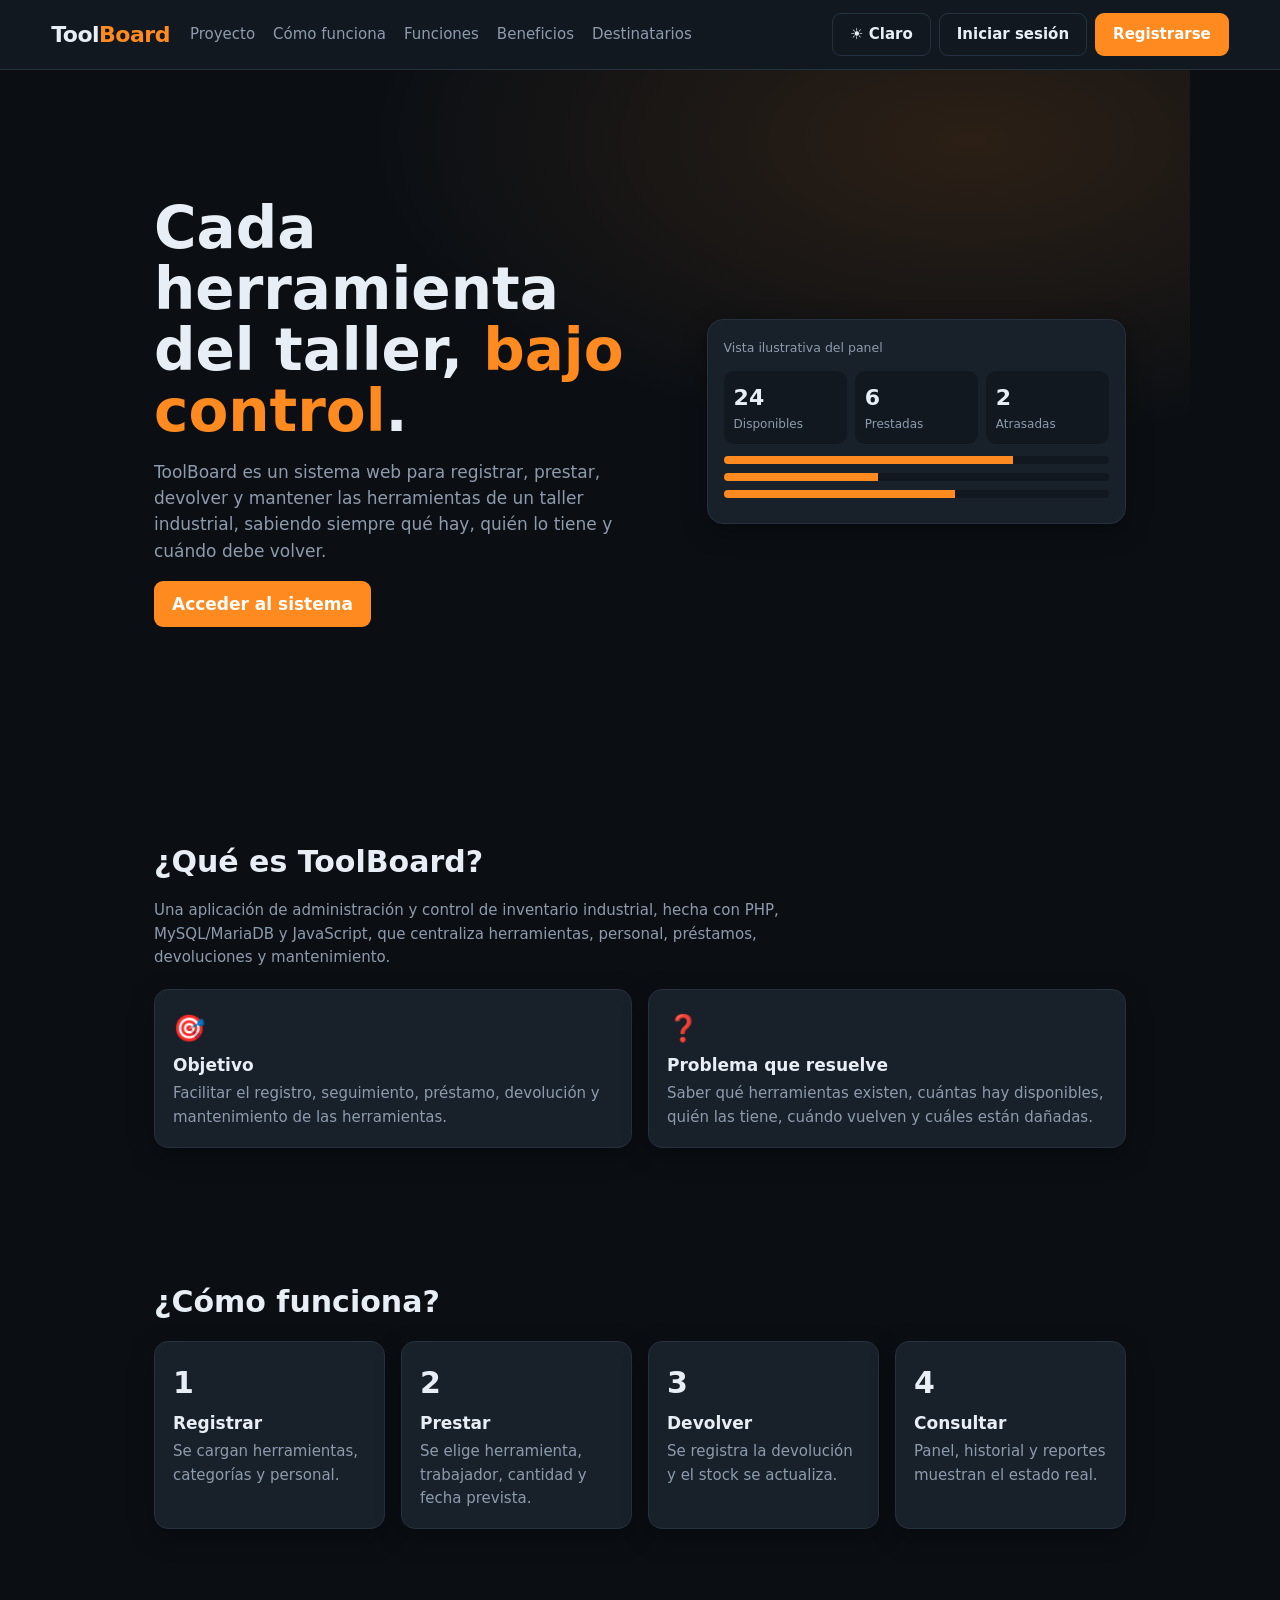
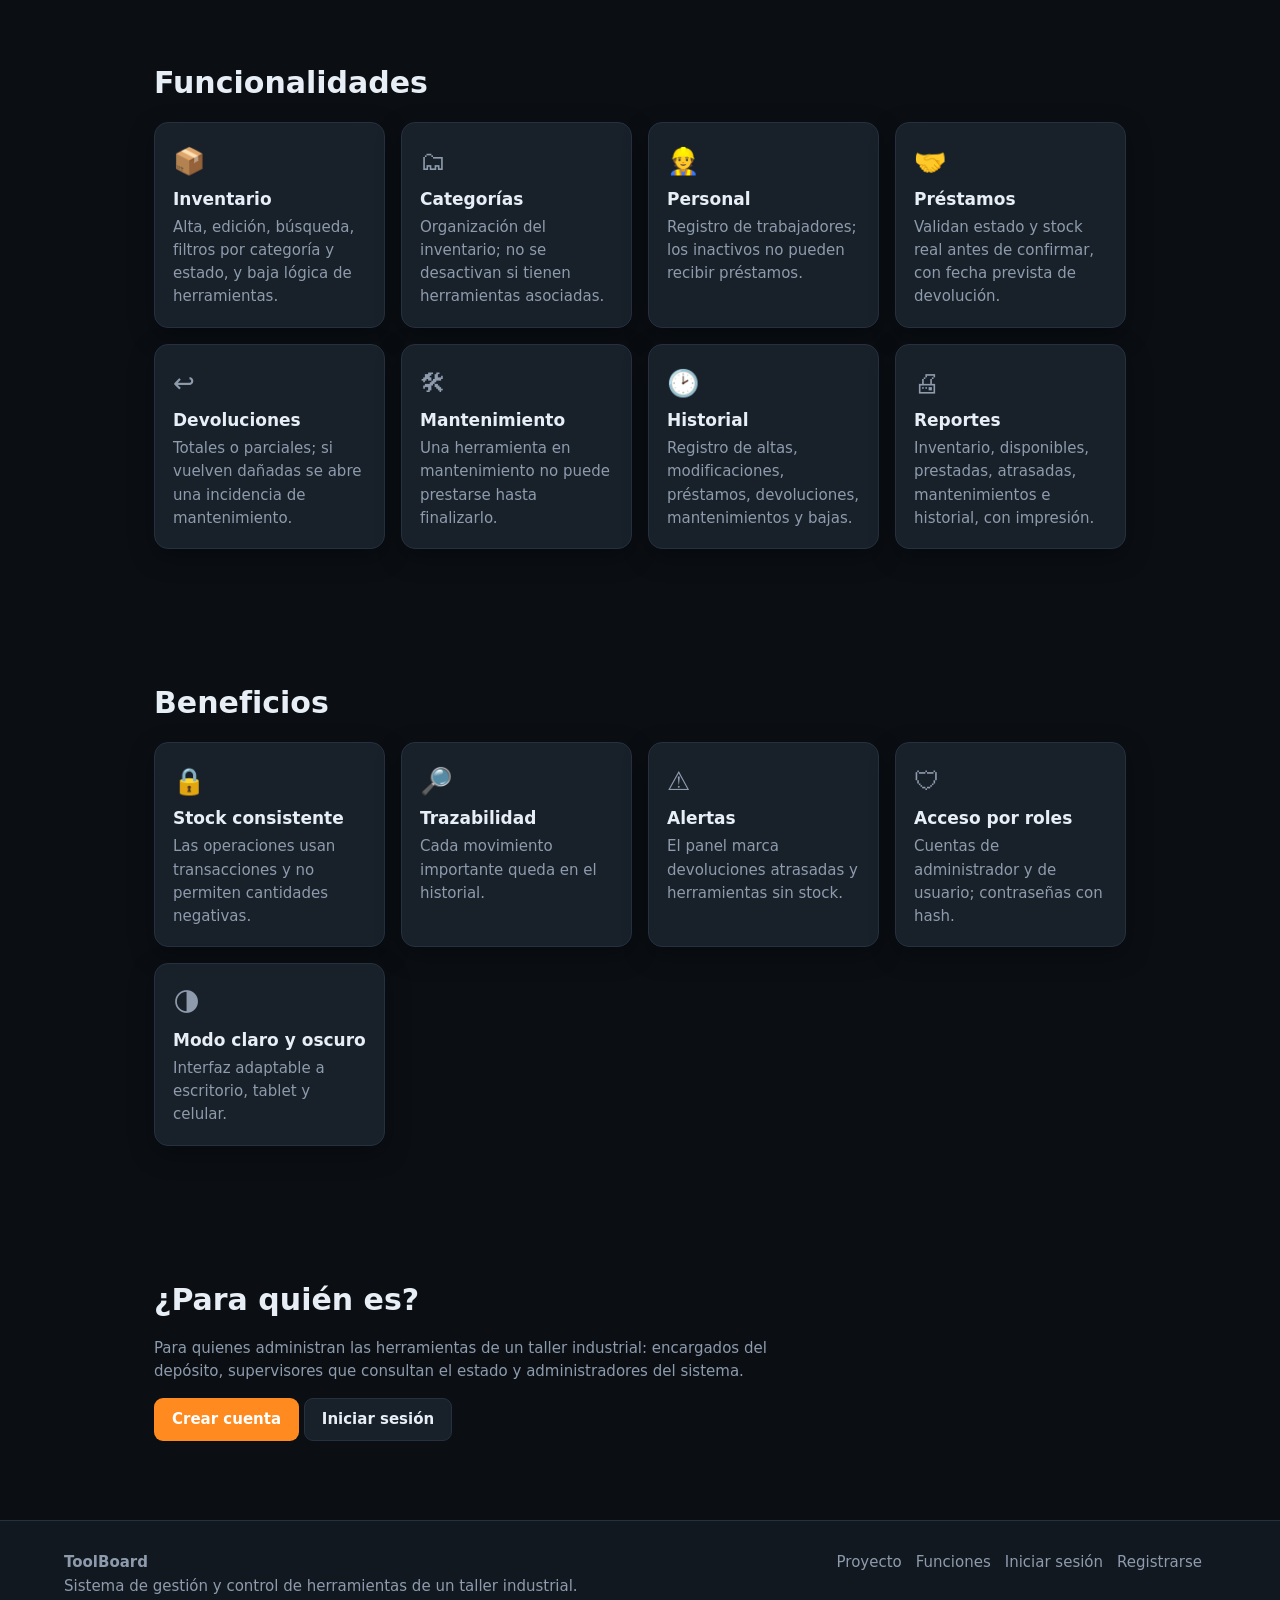
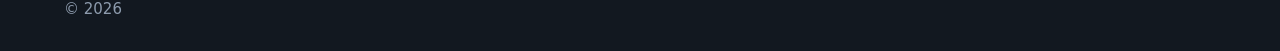
<file: index.html>
<!DOCTYPE html><html lang="es"><head><meta charset="utf-8"><meta name="viewport" content="width=device-width,initial-scale=1">
<title>Control de herramientas industriales · ToolBoard</title>
<link rel="icon" href="data:image/svg+xml,%3Csvg xmlns='http://www.w3.org/2000/svg' viewBox='0 0 32 32'%3E%3Crect width='32' height='32' rx='7' fill='%23ff8a1f'/%3E%3C/svg%3E">
<script>try{document.documentElement.dataset.theme=localStorage.getItem('tb-theme')||'dark'}catch(e){document.documentElement.dataset.theme='dark'}</script>
<link rel="stylesheet" href="style.css"><link rel="stylesheet" href="responsive.css"></head><body>
<header class="nav"><a class="brand" href="index.html">Tool<span>Board</span></a>
<nav class="links"><a href="#que-es">Proyecto</a><a href="#como-funciona">Cómo funciona</a><a href="#funciones">Funciones</a><a href="#beneficios">Beneficios</a><a href="#destinatarios">Destinatarios</a></nav>
<div class="acts"><button class="btn g" data-theme-toggle type="button"></button>
<a class="btn g" href="login.html">Iniciar sesión</a><a class="btn" href="registro.html">Registrarse</a></div></header>
<section class="sec hero"><div><h1>Cada herramienta del taller, <span>bajo control</span>.</h1>
<p>ToolBoard es un sistema web para registrar, prestar, devolver y mantener las herramientas de un taller industrial, sabiendo siempre qué hay, quién lo tiene y cuándo debe volver.</p>
<p><a class="btn" href="login.html">Acceder al sistema</a></p></div>
<div class="mock" aria-hidden="true"><small>Vista ilustrativa del panel</small><div class="mc"><div><b>24</b>Disponibles</div><div><b>6</b>Prestadas</div><div><b>2</b>Atrasadas</div></div>
<div class="bar"><i style="width:75%"></i></div><div class="bar"><i style="width:40%"></i></div><div class="bar"><i style="width:60%"></i></div></div></section>
<section class="sec" id="que-es"><h2>¿Qué es ToolBoard?</h2><p>Una aplicación de administración y control de inventario industrial, hecha con PHP, MySQL/MariaDB y JavaScript, que centraliza herramientas, personal, préstamos, devoluciones y mantenimiento.</p>
<div class="grid3"><div class="card"><div class="ico">🎯</div><h3>Objetivo</h3>Facilitar el registro, seguimiento, préstamo, devolución y mantenimiento de las herramientas.</div>
<div class="card"><div class="ico">❓</div><h3>Problema que resuelve</h3>Saber qué herramientas existen, cuántas hay disponibles, quién las tiene, cuándo vuelven y cuáles están dañadas.</div></div></section>
<section class="sec" id="como-funciona"><h2>¿Cómo funciona?</h2><div class="grid3">
<div class="card step"><b>1</b><h3>Registrar</h3>Se cargan herramientas, categorías y personal.</div><div class="card step"><b>2</b><h3>Prestar</h3>Se elige herramienta, trabajador, cantidad y fecha prevista.</div>
<div class="card step"><b>3</b><h3>Devolver</h3>Se registra la devolución y el stock se actualiza.</div><div class="card step"><b>4</b><h3>Consultar</h3>Panel, historial y reportes muestran el estado real.</div></div></section>
<section class="sec" id="funciones"><h2>Funcionalidades</h2><div class="grid3"><div class="card"><div class="ico">📦</div><h3>Inventario</h3>Alta, edición, búsqueda, filtros por categoría y estado, y baja lógica de herramientas.</div><div class="card"><div class="ico">🗂</div><h3>Categorías</h3>Organización del inventario; no se desactivan si tienen herramientas asociadas.</div><div class="card"><div class="ico">👷</div><h3>Personal</h3>Registro de trabajadores; los inactivos no pueden recibir préstamos.</div><div class="card"><div class="ico">🤝</div><h3>Préstamos</h3>Validan estado y stock real antes de confirmar, con fecha prevista de devolución.</div><div class="card"><div class="ico">↩️</div><h3>Devoluciones</h3>Totales o parciales; si vuelven dañadas se abre una incidencia de mantenimiento.</div><div class="card"><div class="ico">🛠</div><h3>Mantenimiento</h3>Una herramienta en mantenimiento no puede prestarse hasta finalizarlo.</div><div class="card"><div class="ico">🕑</div><h3>Historial</h3>Registro de altas, modificaciones, préstamos, devoluciones, mantenimientos y bajas.</div><div class="card"><div class="ico">🖨</div><h3>Reportes</h3>Inventario, disponibles, prestadas, atrasadas, mantenimientos e historial, con impresión.</div></div></section>
<section class="sec" id="beneficios"><h2>Beneficios</h2><div class="grid3">
<div class="card"><div class="ico">🔒</div><h3>Stock consistente</h3>Las operaciones usan transacciones y no permiten cantidades negativas.</div>
<div class="card"><div class="ico">🔎</div><h3>Trazabilidad</h3>Cada movimiento importante queda en el historial.</div>
<div class="card"><div class="ico">⚠️</div><h3>Alertas</h3>El panel marca devoluciones atrasadas y herramientas sin stock.</div>
<div class="card"><div class="ico">🛡</div><h3>Acceso por roles</h3>Cuentas de administrador y de usuario; contraseñas con hash.</div>
<div class="card"><div class="ico">🌗</div><h3>Modo claro y oscuro</h3>Interfaz adaptable a escritorio, tablet y celular.</div></div></section>
<section class="sec" id="destinatarios"><h2>¿Para quién es?</h2><p>Para quienes administran las herramientas de un taller industrial: encargados del depósito, supervisores que consultan el estado y administradores del sistema.</p>
<p><a class="btn" href="registro.html">Crear cuenta</a> <a class="btn s" href="login.html">Iniciar sesión</a></p></section>
<footer class="foot"><div><b>ToolBoard</b><br>Sistema de gestión y control de herramientas de un taller industrial.<br>© 2026</div>
<div><a href="#que-es">Proyecto</a><a href="#funciones">Funciones</a><a href="login.html">Iniciar sesión</a><a href="registro.html">Registrarse</a></div></footer>
<script src="config.js"></script><script src="script.js"></script><script src="app.js"></script></body></html>
</file>
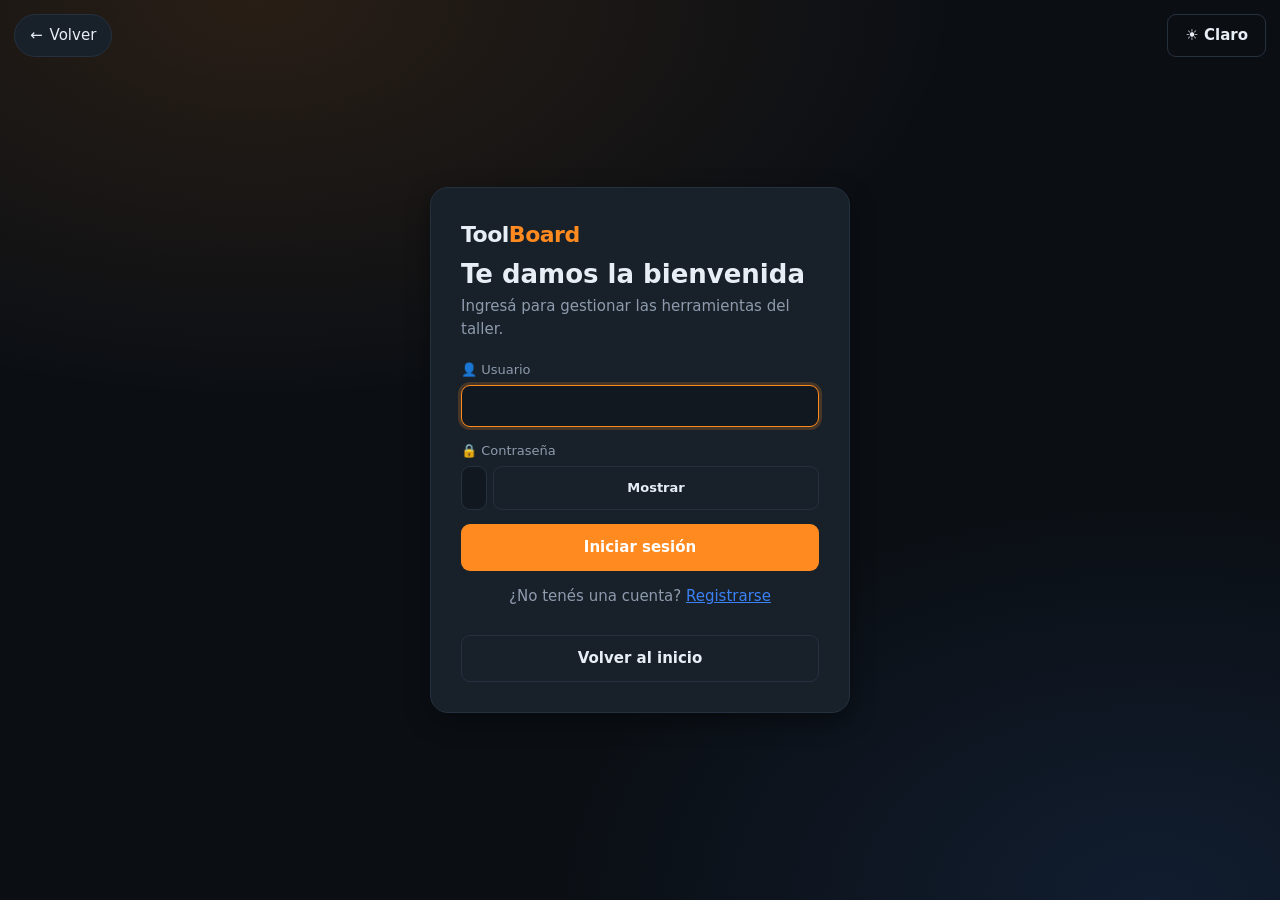
<file: login.html>
<!DOCTYPE html><html lang="es"><head><meta charset="utf-8"><meta name="viewport" content="width=device-width,initial-scale=1">
<title>Iniciar sesión · ToolBoard</title>
<link rel="icon" href="data:image/svg+xml,%3Csvg xmlns='http://www.w3.org/2000/svg' viewBox='0 0 32 32'%3E%3Crect width='32' height='32' rx='7' fill='%23ff8a1f'/%3E%3C/svg%3E">
<script>try{document.documentElement.dataset.theme=localStorage.getItem('tb-theme')||'dark'}catch(e){document.documentElement.dataset.theme='dark'}</script>
<link rel="stylesheet" href="style.css"><link rel="stylesheet" href="responsive.css"></head><body>
<div class="auth"><div class="atop"><a class="back" href="index.html"><i>←</i> Volver</a><button class="btn g" data-theme-toggle type="button"></button></div>
<div class="acard"><a class="brand" href="index.html">Tool<span>Board</span></a><h1>Te damos la bienvenida</h1><p>Ingresá para gestionar las herramientas del taller.</p><div id="msg"></div>
<form id="loginForm"><label>👤 Usuario <input name="usuario" required autofocus autocomplete="username"></label>
<label>🔒 Contraseña <span class="pw"><input type="password" id="pw" name="clave" required autocomplete="current-password"><button type="button" class="btn s" data-pass="pw">Mostrar</button></span></label>
<button class="btn">Iniciar sesión</button></form>
<p class="alt">¿No tenés una cuenta? <a href="registro.html">Registrarse</a></p><a class="btn s" href="index.html" style="margin-top:8px">Volver al inicio</a></div></div>
<script src="config.js"></script><script src="script.js"></script><script src="app.js"></script></body></html>
</file>
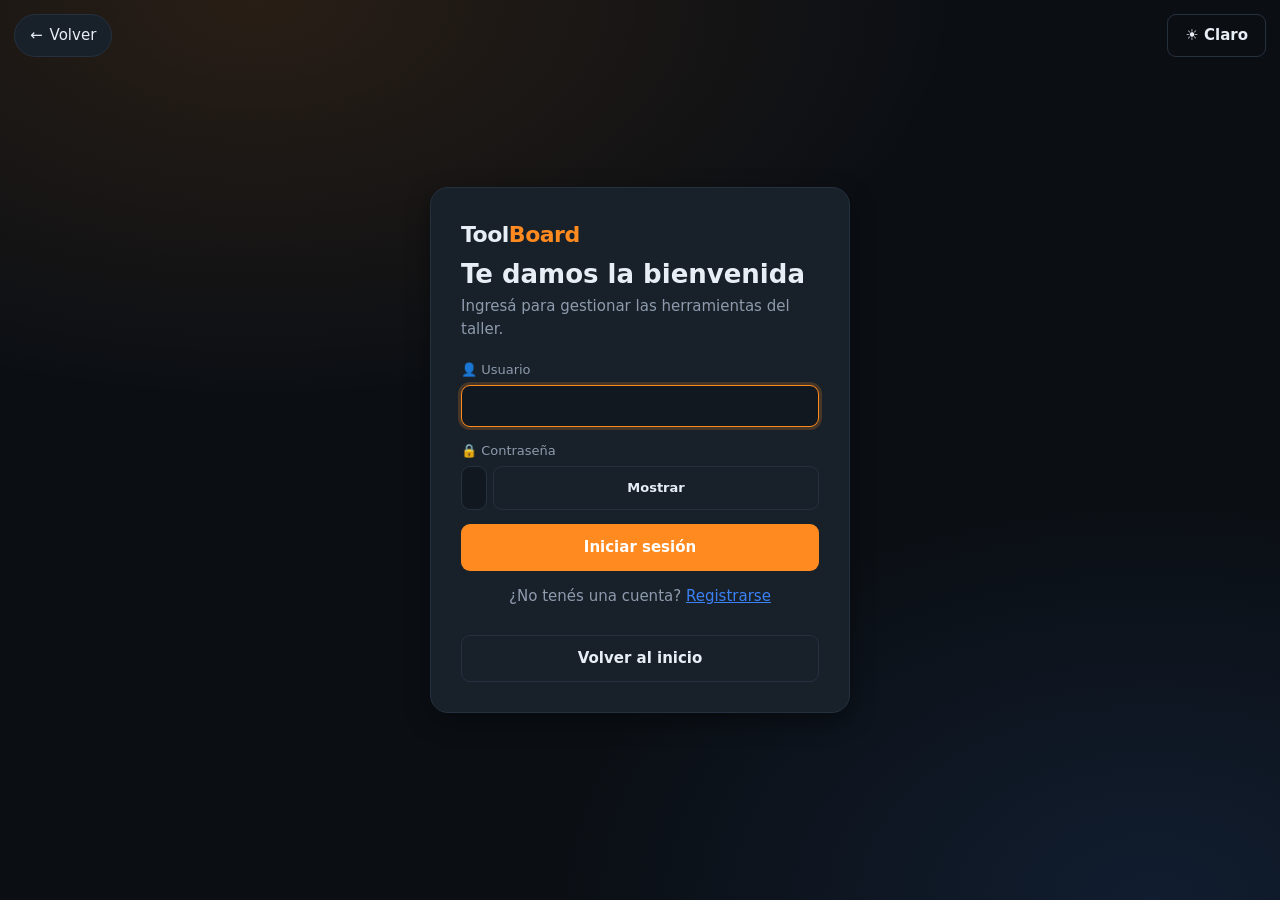
<file: panel.html>
<!DOCTYPE html><html lang="es"><head><meta charset="utf-8"><meta name="viewport" content="width=device-width,initial-scale=1">
<title>Panel · ToolBoard</title>
<link rel="icon" href="data:image/svg+xml,%3Csvg xmlns='http://www.w3.org/2000/svg' viewBox='0 0 32 32'%3E%3Crect width='32' height='32' rx='7' fill='%23ff8a1f'/%3E%3C/svg%3E">
<script>try{document.documentElement.dataset.theme=localStorage.getItem('tb-theme')||'dark'}catch(e){document.documentElement.dataset.theme='dark'}</script>
<link rel="stylesheet" href="style.css"><link rel="stylesheet" href="responsive.css"></head><body class="app">
<div id="app" style="display:contents"></div>
<script src="config.js"></script><script src="script.js"></script><script src="app.js"></script></body></html>
</file>
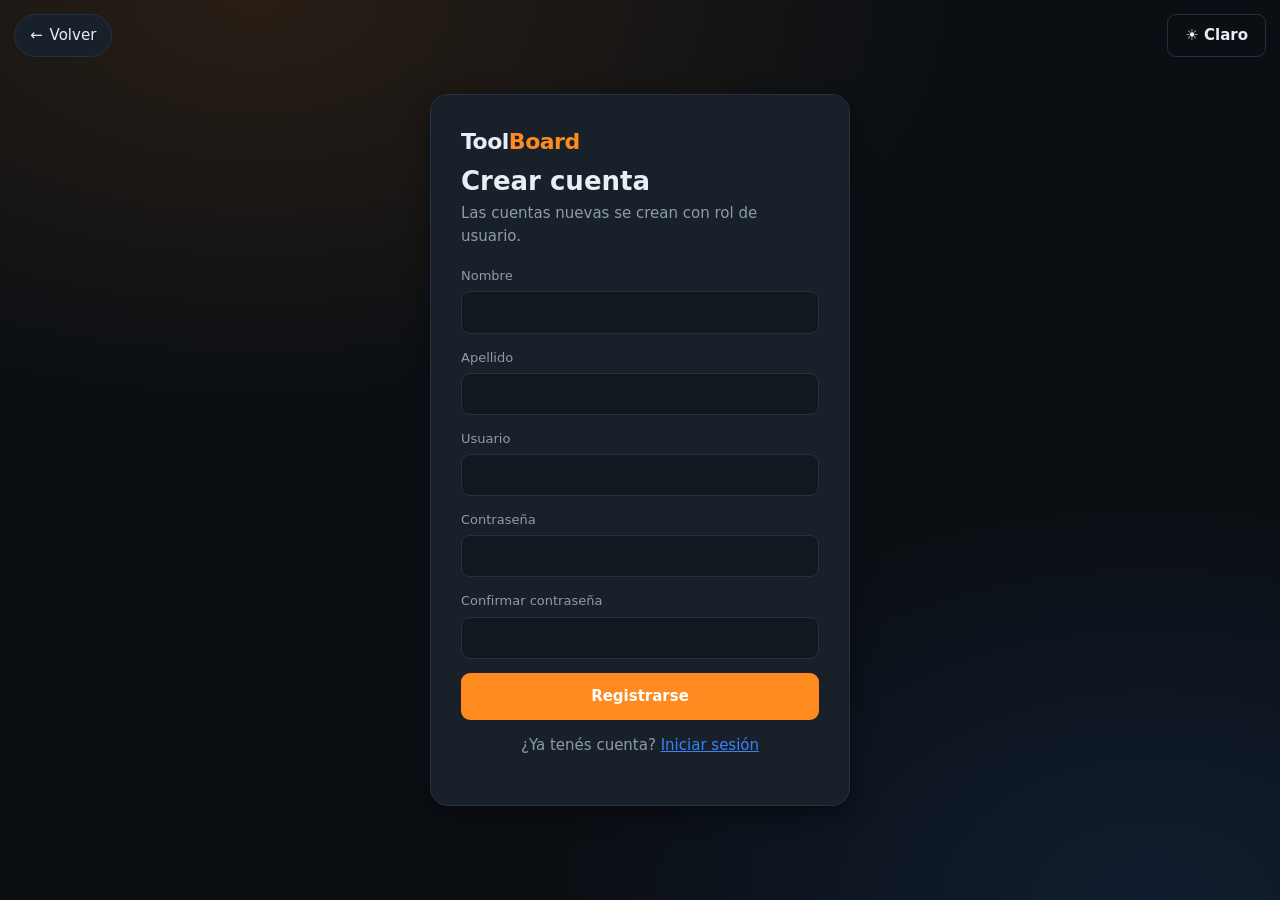
<file: registro.html>
<!DOCTYPE html><html lang="es"><head><meta charset="utf-8"><meta name="viewport" content="width=device-width,initial-scale=1">
<title>Registro · ToolBoard</title>
<link rel="icon" href="data:image/svg+xml,%3Csvg xmlns='http://www.w3.org/2000/svg' viewBox='0 0 32 32'%3E%3Crect width='32' height='32' rx='7' fill='%23ff8a1f'/%3E%3C/svg%3E">
<script>try{document.documentElement.dataset.theme=localStorage.getItem('tb-theme')||'dark'}catch(e){document.documentElement.dataset.theme='dark'}</script>
<link rel="stylesheet" href="style.css"><link rel="stylesheet" href="responsive.css"></head><body>
<div class="auth"><div class="atop"><a class="back" href="login.html"><i>←</i> Volver</a><button class="btn g" data-theme-toggle type="button"></button></div>
<div class="acard"><a class="brand" href="index.html">Tool<span>Board</span></a><h1>Crear cuenta</h1><p>Las cuentas nuevas se crean con rol de usuario.</p><div id="msg"></div>
<form id="regForm"><label>Nombre <input name="nombre" required></label><label>Apellido <input name="apellido" required></label>
<label>Usuario <input name="usuario" required minlength="3" maxlength="40" pattern="[A-Za-z0-9_.\-]+" autocomplete="username"></label>
<label>Contraseña <input type="password" id="clave" name="clave" required minlength="3" autocomplete="new-password"></label>
<label>Confirmar contraseña <input type="password" id="clave2" name="clave2" required autocomplete="new-password"></label>
<button class="btn">Registrarse</button></form><p class="alt">¿Ya tenés cuenta? <a href="login.html">Iniciar sesión</a></p></div></div>
<script src="config.js"></script><script src="script.js"></script><script src="app.js"></script></body></html>
</file>
<file: style.css>
:root,[data-theme=dark] {
    color-scheme: dark;
    --bg:#0b0f14;
    --bg2:#121820;
    --card:#18202a;
    --bd:#263140;
    --tx:#e8eef5;
    --mut:#8d9bad;
    --ac:#ff8a1f;
    --ac2:#3b82f6;
    --ok:#34d399;
    --warn:#fbbf24;
    --bad:#f87171;
    --sh:0 8px 24px #0006;
}

[data-theme=light] {
    color-scheme:light;
    --bg:#f3f5f8;
    --bg2:#fff;
    --card:#fff;
    --bd:#dde3ea;
    --tx:#17212d;
    --mut:#5a6778;
    --ac:#e8730a;
    --ac2:#2563eb;
    --ok:#15803d;
    --warn:#b45309;
    --bad:#b91c1c;
    --sh:0 6px 18px #1a2a4014;
}

* {
    box-sizing:border-box;
}

html {
    scroll-behavior:smooth;
}

body {
    margin:0;
    font:15px/1.55 system-ui,"Segoe UI",Roboto,sans-serif;
    background:var(--bg);
    color:var(--tx);
    overflow-x:hidden;
    transition:background .25s,color .25s;
}

a {
    color:var(--ac2);
}

button,input,select,textarea {
    font:inherit;
}

img {
    max-width:100%;
}

.app {
    display:flex;
    min-height:100vh;
    width:100%;
}

.brand {
    font-weight:800;
    font-size:22px;
    color:var(--tx);
    text-decoration:none;
    letter-spacing:-.5px;
}

.brand span {
    color:var(--ac);
}

.side {
    width:236px;
    min-width:236px;
    background:var(--bg2);
    border-right:1px solid var(--bd);
    padding:20px 12px;
    flex-shrink:0;
    position:sticky;
    top:0;
    height:100vh;
    overflow-y:auto;
    transition:transform .25s,background .25s;
}

.side .brand {
    display:block;
    margin:0 10px 25px;
}

.side nav a {
    display:flex;
    align-items:center;
    padding:10px 13px;
    margin:3px 0;
    border-radius:9px;
    color:var(--mut);
    text-decoration:none;
    transition:.2s;
}

.side nav a:hover {
    background:var(--card);
    color:var(--tx);
    transform:translateX(3px);
}

.side nav a.on {
    background:var(--card);
    color:var(--ac);
    box-shadow:inset 3px 0 var(--ac);
}

main {
    flex:1;
    min-width:0;
    padding:22px 28px 45px;
}

h1,h2,h3,h4 {
    color:var(--tx);
    line-height:1.3;
}

h1 {
    font-size:30px;
    margin:8px 0 18px;
}

h2 {
    font-size:26px;
    margin:6px 0 18px;
}

h3 {
    font-size:19px;
    margin:20px 0 8px;
}

p {
    color:var(--mut);
}

.top {
    display:flex;
    align-items:center;
    gap:12px;
    margin-bottom:15px;
}

.sp {
    flex:1;
}

.who {
    color:var(--mut);
    font-size:13px;
}

.back {
    display:inline-flex;
    align-items:center;
    gap:7px;
    padding:8px 15px;
    border:1px solid var(--bd);
    border-radius:999px;
    background:var(--card);
    color:var(--tx);
    text-decoration:none;
    transition:.2s;
}

.back i {
    font-style:normal;
    transition:transform .2s;
}

.back:hover {
    border-color:var(--ac);
    color:var(--ac);
}

.back:hover i {
    transform:translateX(-4px);
}

.burger {
    display:none;
    cursor:pointer;
}

.cards {
    display:grid;
    grid-template-columns:repeat(auto-fit,minmax(170px,1fr));
    gap:16px;
    margin-bottom:24px;
}

.card {
    background:var(--card);
    border:1px solid var(--bd);
    padding:18px;
    border-radius:14px;
    box-shadow:var(--sh);
    color:var(--mut);
    transition:transform .2s,border-color .2s,background .2s;
}

.card:hover {
    transform:translateY(-3px);
    border-color:var(--ac);
}

.card b {
    display:block;
    font-size:30px;
    color:var(--tx);
    margin-bottom:4px;
}

.wrap {
    overflow-x:auto;
    margin:15px 0;
    border:1px solid var(--bd);
    border-radius:12px;
    background:var(--card);
}

table {
    width:100%;
    border-collapse:collapse;
}

th,td {
    padding:12px 14px;
    border-bottom:1px solid var(--bd);
    text-align:left;
    white-space:nowrap;
}

th {
    color:var(--mut);
    font-weight:600;
    font-size:13px;
    background:var(--bg2);
}

tr:last-child td {
    border-bottom:0;
}

tbody tr:hover td {
    background:#ff8a1f0d;
}

input,select,textarea {
    width:auto;
    max-width:100%;
    padding:10px 12px;
    border:1px solid var(--bd);
    border-radius:9px;
    background:var(--bg2);
    color:var(--tx);
    transition:border-color .2s,box-shadow .2s;
}

input:focus,select:focus,textarea:focus {
    outline:none;
    border-color:var(--ac);
    box-shadow:0 0 0 3px #ff8a1f33;
}

textarea {
    resize:vertical;
}

form.f {
    display:grid;
    gap:14px;
    max-width:560px;
    padding:22px;
    background:var(--card);
    border:1px solid var(--bd);
    border-radius:14px;
    box-shadow:var(--sh);
}

form.f label {
    display:grid;
    gap:5px;
    color:var(--mut);
    font-size:13px;
}

form.f input,form.f select,form.f textarea {
    width:100%;
    color:var(--tx);
    font-size:15px;
}

form.in {
    display:flex;
    align-items:center;
    flex-wrap:wrap;
    gap:9px;
    margin-bottom:8px;
}

.btn {
    display:inline-block;
    padding:9px 17px;
    background:var(--ac);
    color:#fff;
    border:1px solid transparent;
    border-radius:9px;
    cursor:pointer;
    text-decoration:none;
    font-weight:600;
    transition:transform .15s,filter .15s,box-shadow .15s;
}

.btn:hover {
    filter:brightness(1.1);
    transform:translateY(-1px);
    box-shadow:0 6px 16px #ff8a1f40;
}

.btn:active {
    transform:none;
}

.btn.s {
    background:var(--card);
    color:var(--tx);
    border-color:var(--bd);
}

.btn.g {
    background:transparent;
    color:var(--tx);
    border-color:var(--bd);
}

.btn:focus-visible,.back:focus-visible {
    outline:2px solid var(--ac2);
    outline-offset:3px;
}

.btn.loading {
    pointer-events:none;
    opacity:.7;
}

.btn.loading::after {
    content:"";
    display:inline-block;
    width:12px;
    height:12px;
    margin-left:8px;
    border:2px solid #fff6;
    border-top-color:#fff;
    border-radius:50%;
    animation:spin .7s linear infinite;
}

.msg {
    padding:12px 15px;
    border-radius:10px;
    margin-bottom:15px;
    border:1px solid;
}

.msg.ok {
    background:#34d3991a;
    color:var(--ok);
    border-color:#34d39955;
}

.msg.err {
    background:#f871711a;
    color:var(--bad);
    border-color:#f8717155;
}

.tag {
    display:inline-block;
    padding:3px 10px;
    border-radius:999px;
    font-size:12px;
    background:var(--bg2);
    border:1px solid var(--bd);
    color:var(--mut);
}

.tag.activa,.tag.finalizado,.tag.devuelto {
    color:var(--ok);
    border-color:#34d39966;
}

.tag.mantenimiento,.tag.parcial,.tag.en_proceso {
    color:var(--warn);
    border-color:#fbbf2466;
}

.tag.fuera_servicio,.tag.pendiente {
    color:var(--bad);
    border-color:#f8717166;
}

.nav {
    position:sticky;
    top:0;
    z-index:5;
    display:flex;
    align-items:center;
    gap:20px;
    padding:13px 4vw;
    background:var(--bg2);
    border-bottom:1px solid var(--bd);
}

.nav .links {
    flex:1;
    display:flex;
    gap:18px;
}

.nav .links a {
    color:var(--mut);
    text-decoration:none;
    transition:color .2s;
}

.nav .links a:hover {
    color:var(--ac);
}

.acts {
    display:flex;
    gap:8px;
    margin-left:auto;
}

.sec {
    max-width:1100px;
    margin:0 auto;
    padding:64px 5vw;
}

.sec h2 {
    font-size:30px;
}

.sec>p {
    color:var(--mut);
    max-width:70ch;
}

.hero {
    display:grid;
    grid-template-columns:1.1fr .9fr;
    gap:40px;
    align-items:center;
    min-height:78vh;
    background:radial-gradient(600px 300px at 80% 10%,#ff8a1f22,transparent);
}

.hero h1 {
    font-size:clamp(34px,6vw,58px);
    line-height:1.05;
    margin:0 0 16px;
}

.hero h1 span {
    color:var(--ac);
}

.hero p {
    color:var(--mut);
    font-size:17px;
    max-width:52ch;
}

.grid3 {
    display:grid;
    grid-template-columns:repeat(auto-fit,minmax(230px,1fr));
    gap:16px;
    margin-top:20px;
}

.grid3 .card h3 {
    margin:6px 0;
    color:var(--tx);
    font-size:17px;
}

.ico {
    font-size:26px;
}

.mock {
    background:var(--card);
    border:1px solid var(--bd);
    border-radius:16px;
    box-shadow:var(--sh);
    padding:16px;
}

.mock small {
    color:var(--mut);
}

.mock .mc {
    display:grid;
    grid-template-columns:repeat(3,1fr);
    gap:8px;
    margin:12px 0;
}

.mock .mc div {
    background:var(--bg2);
    border-radius:10px;
    padding:10px;
    color:var(--mut);
    font-size:12px;
}

.mock .mc b {
    display:block;
    font-size:22px;
    color:var(--tx);
}

.mock .bar {
    height:8px;
    border-radius:4px;
    background:var(--bg2);
    margin:9px 0;
    overflow:hidden;
}

.mock .bar i {
    display:block;
    height:100%;
    background:var(--ac);
}

.foot {
    border-top:1px solid var(--bd);
    padding:30px 5vw;
    color:var(--mut);
    display:flex;
    flex-wrap:wrap;
    gap:16px;
    justify-content:space-between;
    background:var(--bg2);
}

.foot a {
    color:var(--mut);
    margin-right:14px;
    text-decoration:none;
}

.foot a:hover {
    color:var(--ac);
}

.auth {
    min-height:100vh;
    display:grid;
    place-items:center;
    padding:20px;
    background:radial-gradient(700px 400px at 20% 0,#ff8a1f1f,transparent),radial-gradient(600px 400px at 90% 100%,#3b82f61f,transparent);
}

.atop {
    position:fixed;
    top:14px;
    left:14px;
    right:14px;
    display:flex;
    justify-content:space-between;
}

.acard {
    width:100%;
    max-width:420px;
    background:var(--card);
    border:1px solid var(--bd);
    border-radius:18px;
    padding:30px;
    box-shadow:var(--sh);
}

.acard h1 {
    margin:6px 0 3px;
    font-size:26px;
}

.acard p {
    color:var(--mut);
    margin:0 0 18px;
}

.acard form {
    display:grid;
    gap:14px;
}

.acard label {
    display:grid;
    gap:5px;
    font-size:13px;
    color:var(--mut);
}

.acard input,.acard select {
    width:100%;
}

.acard .btn {
    width:100%;
    text-align:center;
    padding:11px;
}

.acard .alt {
    text-align:center;
    margin-top:14px;
    color:var(--mut);
}

.pw {
    display:flex;
    gap:6px;
}

.pw input {
    flex:1;
    min-width:0;
}

.pw button {
    padding:0 12px;
}

@keyframes up {
    from {
        opacity:0;
        transform:translateY(10px);
    }
    to {
        opacity:1;
        transform:translateY(0);
    }
}

@keyframes spin {
    to {
        transform:rotate(360deg);
    }
}

main>*,.acard,.hero>* {
    animation:up .4s both;
}

.cards .card {
    animation:up .4s both;
}

.cards .card:nth-child(2) {
    animation-delay:.05s;
}

.cards .card:nth-child(3) {
    animation-delay:.1s;
}

.cards .card:nth-child(4) {
    animation-delay:.15s;
}

:focus-visible {
    outline:2px solid var(--ac2);
    outline-offset:3px;
}

@media(prefers-reduced-motion:reduce) {
    *,*::before,*::after {
        animation:none!important;
        transition:none!important;
        scroll-behavior:auto!important;
    }
}
</file>
<file: responsive.css>
```css
@media (max-width: 1024px) {
    .side {
        width: 210px;
        min-width: 210px;
    }

    main {
        padding: 18px;
    }

    .cards {
        grid-template-columns: repeat(2, minmax(0, 1fr));
    }

    .hero {
        gap: 25px;
    }
}

@media (max-width: 860px) {
    .hero {
        grid-template-columns: 1fr;
        min-height: 0;
        padding-top: 40px;
    }

    .mock {
        transform: none;
    }

    .nav .links {
        display: none;
    }

    .sec {
        padding: 45px 25px;
    }
}

@media (max-width: 800px) {
    .side {
        position: fixed;
        z-index: 20;
        left: 0;
        top: 0;

        width: 260px;
        min-width: 260px;
        height: 100vh;

        transform: translateX(-100%);
        box-shadow: var(--sh);
    }

    .side.open {
        transform: translateX(0);
    }

    .burger {
        display: inline-block;

        background: var(--card);
        color: var(--tx);

        border: 1px solid var(--bd);
        border-radius: 9px;

        padding: 6px 12px;
        font-size: 18px;

        cursor: pointer;
    }

    main {
        width: 100%;
        padding: 16px;
    }

    .who {
        display: none;
    }

    .acts {
        display: flex;
        flex-wrap: wrap;
        gap: 8px;
    }

    .top {
        flex-wrap: wrap;
    }

    .nav {
        flex-wrap: wrap;
        padding: 12px 20px;
    }

    .cards {
        grid-template-columns: repeat(2, minmax(0, 1fr));
    }

    .grid3 {
        grid-template-columns: repeat(2, minmax(0, 1fr));
    }

    .foot {
        flex-wrap: wrap;
    }
}

@media (max-width: 600px) {
    body {
        font-size: 14px;
    }

    main {
        padding: 13px;
    }

    h1 {
        font-size: 26px;
    }

    h2 {
        font-size: 22px;
    }

    .cards,
    .grid3 {
        grid-template-columns: 1fr;
        gap: 12px;
    }

    .card {
        padding: 15px;
    }

    .card b {
        font-size: 26px;
    }

    .hero h1 {
        font-size: 36px;
    }

    .hero p {
        font-size: 15px;
    }

    .sec {
        padding: 35px 16px;
    }

    .acard {
        padding: 22px 18px;
    }

    .nav {
        padding: 12px 15px;
    }

    .mock .mc {
        grid-template-columns: 1fr;
    }

    .foot {
        flex-direction: column;
        gap: 12px;
        padding: 24px 18px;
    }

    .back {
        padding: 7px 12px;
    }

    .wrap {
        max-width: 100%;
        overflow-x: auto;
    }

    table {
        min-width: 600px;
    }

    form.f {
        width: 100%;
        padding: 16px;
    }

    input,
    select,
    textarea {
        max-width: 100%;
    }

    .btn {
        max-width: 100%;
    }
}

@media (max-width: 380px) {
    .side {
        width: 240px;
        min-width: 240px;
    }

    .hero h1 {
        font-size: 30px;
    }

    .acard {
        padding: 18px 14px;
    }

    .top {
        gap: 7px;
    }

    .acts {
        gap: 5px;
    }
}

@media (prefers-reduced-motion: reduce) {
    *,
    *::before,
    *::after {
        animation: none !important;
        transition: none !important;
        scroll-behavior: auto !important;
    }
}
</file>
